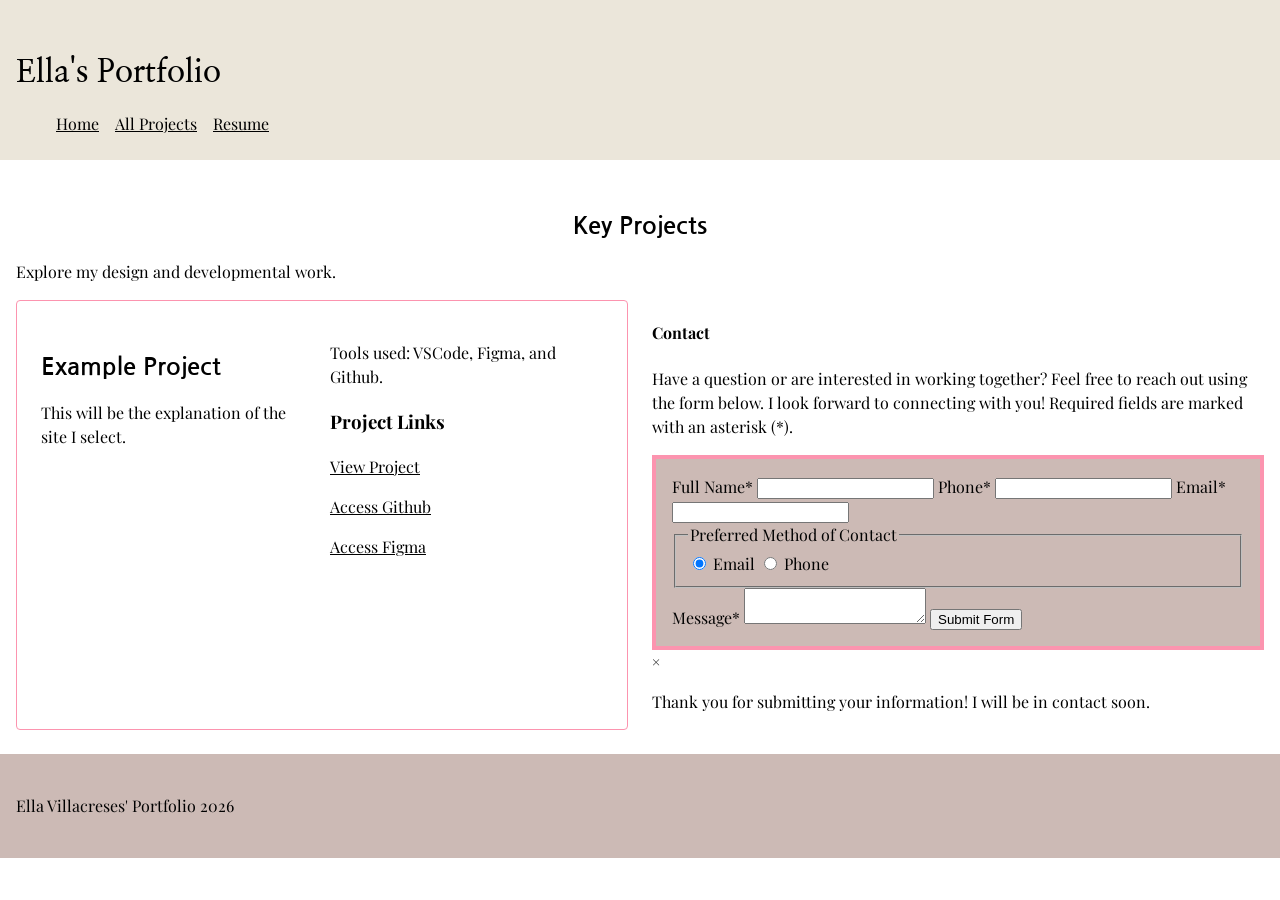
<file: index.html>
<!doctype html>
<html lang="en">
<head>
  <meta charset="utf-8">
  <meta name="viewport" content="width=device-width, initial-scale=1">

  <link rel="preconnect" href="https://fonts.googleapis.com">
  <link rel="preconnect" href="https://fonts.gstatic.com">

  <title>Ella Villacreses' Portfolio</title>
  <link rel="stylesheet" href="styles.css">
</head>

<body>
<header class="site-header">
    <h1>Ella's Portfolio</h1>

    <nav aria-label="Main Navigation">
        <ul>
            <li><a href="index.html">Home</a></li>
            <li><a href="projects.html">All Projects</a></li>
            <li><a href="resume.html">Resume</a></li>
        </ul>
    </nav>
</header>

<main>
    <h2 class="text-center">Key Projects</h2>
    <p>Explore my design and developmental work. </p>

    <section class="card-container" aria-label="Projects">
        <article class="card">
            <div class="card-content">
                <div>
                    <h2>Example Project</h2>
                    <p>This will be the explanation of the site I select. </p>
                </div>
    
                <div>
                    <p>Tools used: VSCode, Figma, and Github.</p>
                        <h3>Project Links</h3>
                        <ul class="project-links">
                            <li><a href="example.html">View Project</a></li>
                            <li><a href="githubexample.html">Access Github</a></li>
                            <li><a href="figmaexample.html">Access Figma</a></li>
                        </ul>
                    </div>
                </div>
        </article>
    
        <section id="form">
            <h4>Contact</h4>
            <p>Have a question or are interested in working together? Feel free to reach out using the form below. I look forward to connecting with you! Required fields are marked with an asterisk (<span class="required">*</span>).</p>
            <form id="contactForm">
 
 
                <label for="my-name">Full Name<span class="required">*</span></label>
                <input type="text" name="my-name" id="my-na0me" required>
                <span id="nameError"></span>
 
 
                <label for="my-phone">Phone<span class="required">*</span></label>
                <input type="tel" name="my-phone" id="my-phone">
                <span id="phoneError"></span>
 
 
                <label for="my-email">Email<span class="required">*</span></label>
                <input type="email" name="my-email" id="my-email" required>
                <span id="emailError"></span>
               
            <fieldset>
                <legend>Preferred Method of Contact</legend>
               
                <input type="radio" name="contact-pref" id="pref-email" value="email" checked>
                <label for="pref-email">Email</label>
 
 
                <input type="radio" name="contact-pref" id="pref-phone" value="phone">
                <label for="pref-phone">Phone</label>
            </fieldset>
               
            <label for="my-comments">Message<span class="required">*</span></label>
            <textarea name="my-comments" id="my-comments"></textarea>
            <span id="commentsError"></span>
           
            <input type="submit" name="my-submit" id="my-submit" value="Submit Form">
       
            </form>
 
 
            <div id="myModal" class="modal">
            <div class="modal-content">
            <span class="close">&times;</span>
            <p>Thank you for submitting your information! I will be in contact soon. </p>
            </div>
        </div>
    </section>
 
 

</main>
<footer>
<p>Ella Villacreses' Portfolio 2026</p>
</footer>

</body>
</html>
</file>
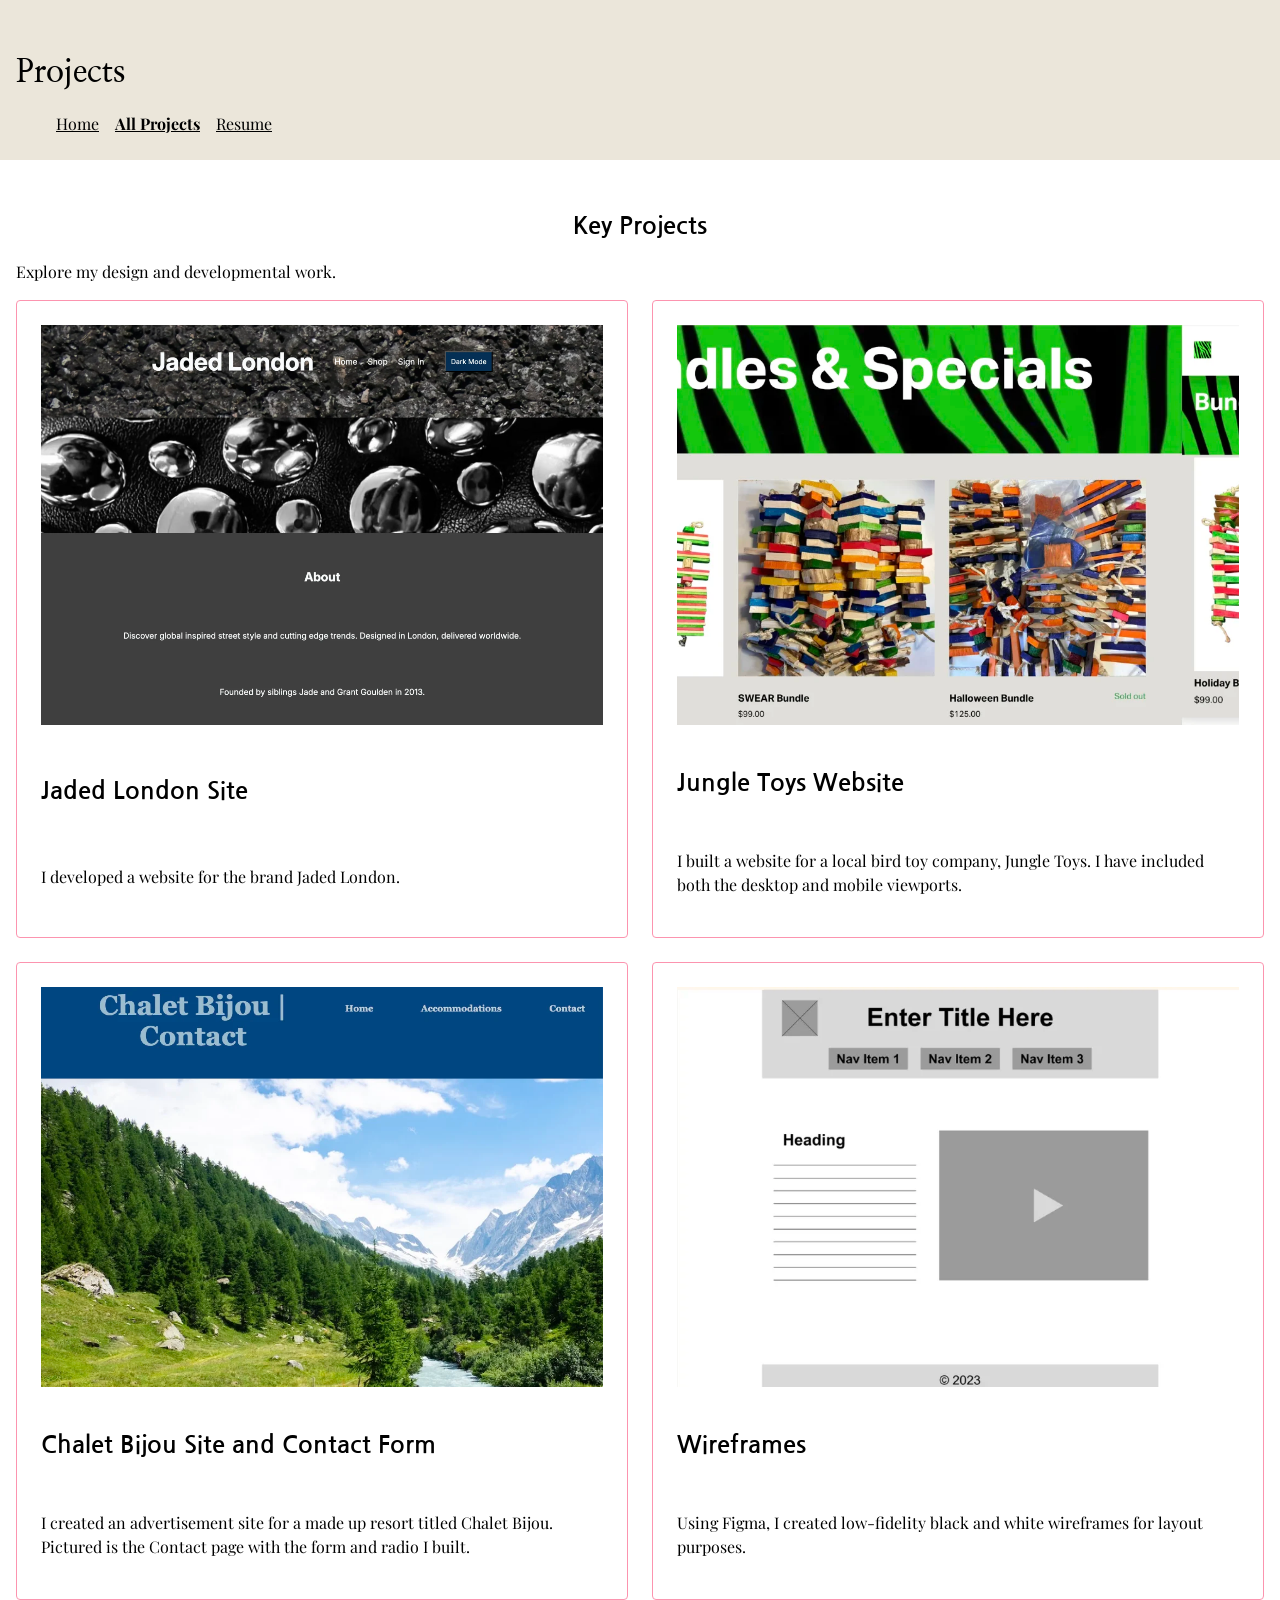
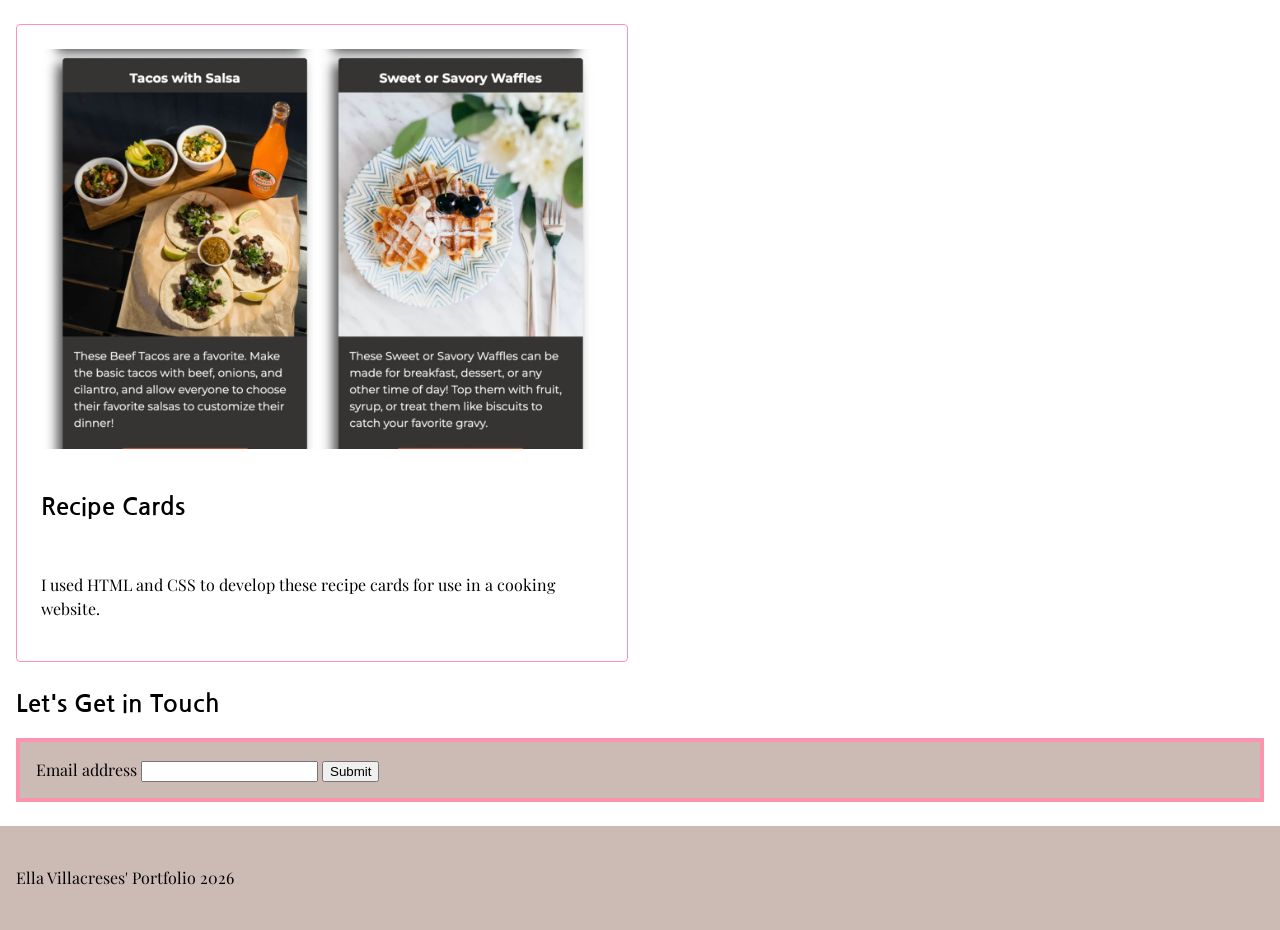
<file: projects.html>
<!doctype html>
<html lang="en">
<head>
  <meta charset="utf-8">
  <meta name="viewport" content="width=device-width, initial-scale=1">
  <title>Projects</title>

  <link rel="preconnect" href="https://fonts.googleapis.com">
  <link rel="preconnect" href="https://fonts.gstatic.com" crossorigin>
  <link rel="stylesheet" href="styles.css">

</head>
<body>

<header class="site-header">
    <h1>Projects</h1>

    <nav aria-label="Main Navigation">
        <ul>
            <li><a href="index.html">Home</a></li>
            <li><a href="projects.html" aria-current="page">All Projects</a></li>
            <li><a href="resume.html">Resume</a></li>
        </ul>
    </nav>
</header>

<main>
    <h2 class="text-center">Key Projects</h2>
    <p>Explore my design and developmental work. </p>

    <section class="card-container" aria-label="Projects">
        <article class="card">
            <img
            src="images/Jaded London Site.webp"
            alt="Screengrab of a grey website for the brand Jaded London. There is a black textured header with navigation tabs at the top, followed by a website descriptor."
            width="600"
            height="400">

            <h2>Jaded London Site</h2>
            <p>I developed a website for the brand Jaded London.</p>
        </article>

        <article class="card">
            <img
                src="images/Jungle Toys Site.webp"
                alt="In the site image, there is a desktop viewport and a mobile viewport next to eachother. There is a green and black zebra print header titled Bundles and Specials with images of different bird toy bundles underneath with prices and clickable links."
                width="600"
                height="400">

            <h2>Jungle Toys Website</h2>
            <p>I built a website for a local bird toy company, Jungle Toys. I have included both the desktop and mobile viewports. </p>
        </article>

        <article class="card">
            <img
                src="images/Chalet Bijou Contact.webp"
                alt="The Contact page of a website titled Chalet Bijou. There is a navy blue header with navigation buttons, followed by a hero iamges of a lush green mountain. Below is a white contact form for inquiries with an image of a mountain to the left of the form."
                width="600"
                height="400">

            <h2>Chalet Bijou Site and Contact Form</h2>
            <p>I created an advertisement site for a made up resort titled Chalet Bijou. Pictured is the Contact page with the form and radio I built. </p>
        </article>

        <article class="card">
            <img
                src="images/Wireframes.webp"
                alt="Two black and white low-fidelity wireframes are stacked above one another. The top wireframe shows a layout for a basic site with media inclusions. The bottom wireframe shows a layout for a portfolio."
                width="600"
                height="400">

            <h2>Wireframes</h2>
            <p>Using Figma, I created low-fidelity black and white wireframes for layout purposes. </p>
        </article>

        <article class="card">
            <img
                src="images/Recipe Cards.webp"
                alt="Two recipe cards sit side by side, displaying recipes for Tacos with Salsa and Sweet or Savory Waffles."
                width="600"
                height="400">

            <h2>Recipe Cards</h2>
            <p>I used HTML and CSS to develop these recipe cards for use in a cooking website. </p>
        </article>
    </section>

    <section>
        <h2>Let's Get in Touch</h2>
        <form>
            <label for="email">Email address</label>
            <input id="email" name="email" type="email">
            <button type="button">Submit</button>
        </form>
    </section>
</main>
<footer>
    <p>Ella Villacreses' Portfolio 2026</p>
</footer>

</body>
</html>
</file>
<file: styles.css>
/*CSS by Ella Villacreses*/
@layer reset, base, layout, components, utilities, overrides;

/*Imported Fonts*/
@import url('https://fonts.googleapis.com/css2?family=Nanum+Gothic&family=Nanum+Myeongjo&family=Playfair+Display:ital,wght@0,400..900;1,400..900&display=swap');

/*Font Licensing Notes
Fonts sourced from Google Fonts: Playfair Display, Nanum Gothic, Nanum Myeongjo
Each font is distributed under an open source license and pertains to the SIL Open Font
License Version 1.1 - 26 February 2007 */

/*CSS Reset*/
@layer reset {
  *,
  *::before,
  *::after {
    box-sizing: border-box;
  }

  body {
    margin: 0;
  }
}

/*ROOT*/
@layer base {
  :root {

    /*Color*/
    --beige: #EBE6DA;
    --black: #000000;
    --lt-pink: #CCBAB5;
    --dark-pink: #FC94AF;
    --off-white: #F3F2EE;
    --white: #FFFFFF;
      
    /*Type*/
    --font-body: Playfair display, Arial, sans-serif;
    --font-heading: Nanum Gothic, Arial, sans-serif;
    --font-title: Nanum Myeongjo, Arial, sans-serif;

    /*Type Spacing*/
    --line-height: 1.5;
    --text-base: 1rem;
    --text-medium: 1.25rem;
    --text-large: 1.75rem;

    /*Spacing*/
    --sm-padding: 12px;
    --md-padding: 16px;
    --lg-padding: 24px;

    /*Shape*/
    --small-radius: 4px;
    --medium-radius: 8px;
    --big-radius: 16px;

    /*Focus*/
    --focus-color: #7F6244;
    --focus-width: 2px;
  }

  img,
  svg {
    max-width: 100%;
  }
}

/*GLOBAL STYLES Mobile first*/

/*Base*/
@layer base {
  body {
    font-family: var(--font-body);
    line-height: var(--line-height);
    color: var(--black);
    margin: 0;
  }
  
  h1 {
    font-family: var(--font-title);
    color: var(--black);
  }
  
  h2 {
    font-family: var(--font-heading);
    color: var(--black);
    line-height: var(--line-height);
  }

  h1,
  h2 {
    margin-block-start: var(--lg-padding);
    margin-block-end: var(--md-padding);
  }

  p {
    font-size: var(--text-base);
    line-height: var(--line-height);
    margin-block-end: var(--md-padding);
  }

  a {
    color: var(--black);
    text-decoration: underline;
  }
  
  a:hover {
    color: var(--focus-color);
  }
}

/*Layout*/
@layer layout {
  .wrapper {
    inline-size: min(100% - 2rem, 72rem);
    margin-inline: auto;
  }

  .card-container {
    display: grid;
    grid-template-columns: 1fr;
    gap: var(--lg-padding);
    max-width: 1440px;
    margin-inline: auto;
  }

  @media (min-width: 768px) {
    .card-container {
        grid-template-columns: repeat(2, 1fr);
    }
  }

  @media (min-width: 1440px) {
    .card-container {
        grid-template-columns: repeat(3, 1fr);
    }
  }

  header {
    background: var(--beige);
    color: var(--black);
    padding-block: var(--lg-padding);
    padding-inline: var(--md-padding);
  }
  
  .site-header nav ul {
    list-style: none;
    margin: 16px 0 0 0;
    display: flex;
    gap: 16px;
    color: var(--focus-color);
  }
  
  main {
    padding-block: var(--lg-padding);
    padding-inline: var(--md-padding);
  }

  footer {
    background: var(--lt-pink);
    color: var(--black);
    padding-block: var(--lg-padding);
    padding-inline: var(--md-padding);
  }

  .project-details {
    display: grid;
    grid-template-columns: minmax(0, 2fr) minmax(0, 1fr);
    gap: var(--lg-padding);
    align-items: start;
  }

  .project-description {
    min-inline-size: 0;
  }

  @media (max-width: 700px) {
    .project-details {
      grid-template-columns: 1fr;
    }
  }
}

/*Components*/
@layer components {
    .button {
    display: inline-block;
    background: var(--lt-pink);
    color: var(--black);
    padding: var(--sm-padding) var(--md-padding);
    border-radius: var(--small-radius);
    text-decoration: none;
    font-weight: bold;
  }

  .card {
    container-type: inline-size;
    background: var(--white);
    color: var(--black);
    display: grid;
    min-width: 0;
    border: 1px solid var(--dark-pink);
    border-radius: var(--small-radius);
    padding: var(--lg-padding);
    gap: var(--md-padding);

    transition: transform 0.3s ease;
  }

  .card img {
    display: block;
    width: 100%;
    object-fit: cover;
    object-position: top;
    aspect-ratio: 3 / 2;
  }

  .card-content {
    display: grid;
    grid-template-columns: 1fr;
    gap: var(--md-padding);
  }

  @container (min-width: 30rem) {
    .card-content {
      grid-template-columns: 1fr 1fr;
      align-items: start;
    }
  }
  
  .project-links {
    list-style: none;
    display: grid;
    padding-inline-start: 0;
    gap: var(--md-padding);
  }

  form {
    border: 4px solid var(--dark-pink);
    padding: var(--md-padding);
    background: var(--lt-pink);
  }

  .site-header nav a[aria-current='page'] {
    text-decoration: underline;
    font-weight: bold;
  }
  
  /*Component States*/

  .button:hover,
  button:hover {
    background: var(--dark-pink);
    color: var(--black);
  }

  .button:focus-visible,
  button:focus-visible {
    outline: 2px solid var(--focus-color);
  }

  .button:active,
  button:active {
    background: var(--off-white);
    color: var(--black);
  }

  .card:hover,
  .card:focus-within {
    transform: translateY(-5px);
  }
}

/*Utilities*/
@layer utilities {
  .text-center {
    text-align: center;
  }

  .brown-background {
    background-color: var(--focus-color);
  }

  .no-margin {
    margin: 0;
  }
}

@layer overrides {
  @media (prefers-color-scheme: dark) {
    :root {
      --beige: #242424;
      --black: #F3F2EE;
      --lt-pink: #383033;
      --dark-pink: #4A4A4A;
      --white: #2D2D2D; 
      --off-white: #1A1A1A;
      --focus-color: #FC94AF;
    }

    .site-header nav a {
      color: var(--focus-color);
    }
  }

  @media print {
    img {
      display: none;
    }

    body {
      background-color: var(--white);
      color: var(--black);
      font-size: 12pt;
    }

    a {
      color: var(--black);
    }

    .site-header nav {
      display: none;
    }
  }

  @media (prefers-reduced-motion: reduce) {
    .card {
      transition: none;
    }

  .card:hover,
  .card:focus-within {
    transform: none;
  }
  }
}
</file>
